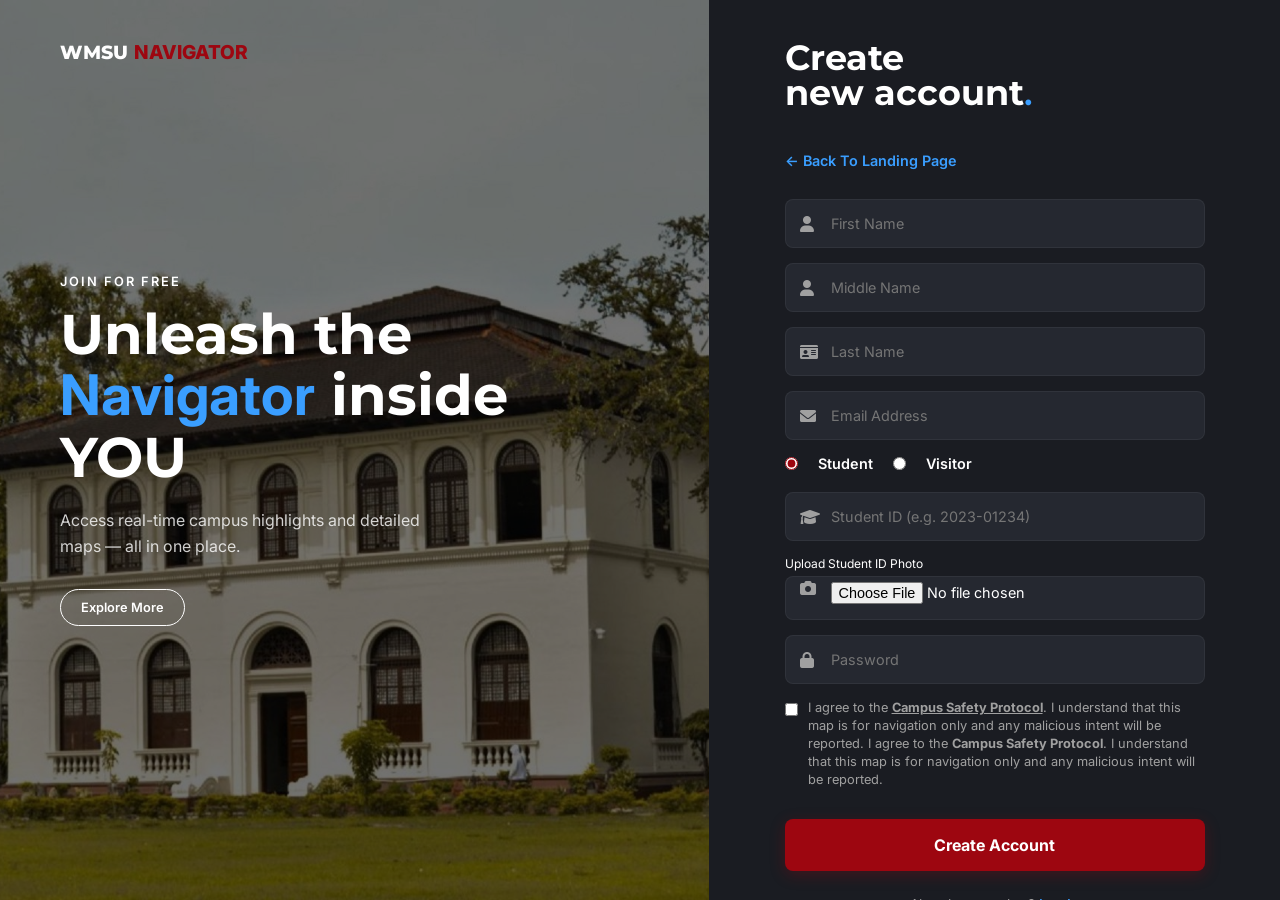
<file: html/Fillout-Form.htm>
<!DOCTYPE html>
<html lang="en">
<head>
    <meta charset="UTF-8">
    <meta name="viewport" content="width=device-width, initial-scale=1.0">
    <title>WMSU Navigator | Register</title>
    <link rel="stylesheet" href="../assets/css/Fillout-Form.css">
    <link href="https://fonts.googleapis.com/css2?family=Inter:wght@400;600&family=Montserrat:wght@800&display=swap" rel="stylesheet">
    <link rel="stylesheet" href="https://cdnjs.cloudflare.com/ajax/libs/font-awesome/6.0.0/css/all.min.css">
</head>
<body>
    <div class="split-screen">
        <div class="left-side">
            <img src="../assets/images/CTE.png" alt="WMSU Campus" class="bg-img">
            <div class="overlay"></div>
            <div class="content-left">
                <div class="logo">WMSU <span>NAVIGATOR</span></div>
                <div class="hero-promo">
                    <p class="tagline">Join for Free</p>
                    <h1>Unleash the <span>Navigator</span> inside YOU</h1>
                    <p class="subtext">Access real-time campus highlights and detailed maps — all in one place.</p>
                </div>
                <div class="cta-mini">
                    <a href="../index.html" class="btn-mini-outline">Explore More</a>
                </div>
            </div>
        </div>

        <div class="right-side">
            <div class="form-wrapper">
                <h2>Create <br>new account<span>.</span></h2>
                <p class="back-link"><a href="../index.html">← Back To Landing Page</a></p>
                
                <form action="wmsu-map-navigator.html" method="POST" id="registrationForm">
                    <div class="input-box">
                        <input type="text" placeholder="First Name" required>
                        <i class="fas fa-user"></i>
                    </div>
                    <div class="input-box">
                        <input type="text" placeholder="Middle Name">
                        <i class="fas fa-user"></i>
                    </div>
                    <div class="input-box">
                        <input type="text" placeholder="Last Name" required>
                        <i class="fas fa-id-card"></i>
                    </div>

                    <div class="input-box">
                        <input type="email" id="email-field" placeholder="Email Address" required>
                        <i class="fas fa-envelope"></i>
                        <small id="email-hint" style="color: var(--text-gray); font-size: 0.7rem; display: none; margin-top: 5px;">
                            Students must use @wmsu.edu.ph
                        </small>
                    </div>

                    <div class="role-selector">
                        <input type="radio" name="user-role" id="student-role" checked>
                        <label for="student-role">Student</label>
                        <input type="radio" name="user-role" id="visitor-role">
                        <label for="visitor-role">Visitor</label>
                    </div>

                    <!-- Student specific field -->
                    <div id="student-fields">
                        <div class="input-box" id="student-id-field">
                            <input type="text" name="student_id" placeholder="Student ID (e.g. 2023-01234)">
                            <i class="fas fa-graduation-cap"></i>
                        </div>
                        <div class="input-box" id="student-id-photo-field">
                            <label style="color: white; font-size: 0.75rem; margin-bottom: 5px; display: block;">Upload Student ID Photo</label>
                            <input type="file" name="student_id_photo" accept="image/*" style="padding-top: 5px;">
                            <i class="fas fa-camera"></i>
                        </div>
                    </div>

                    <!-- Visitor specific fields (Hidden by default) -->
                    <div id="visitor-fields" style="display: none;">
                        <div class="input-box">
                            <textarea name="access_purpose" placeholder="State your purpose of visit/access..." style="width: 100%; background: var(--input-bg); border: 1px solid rgba(255,255,255,0.05); border-radius: 8px; color: white; padding: 10px; min-height: 80px; font-size: 0.9rem; margin-bottom: 15px;"></textarea>
                        </div>
                        <div class="input-box" id="visitor-id-field">
                            <label style="color: white; font-size: 0.75rem; margin-bottom: 5px; display: block;">Upload Valid ID Photo</label>
                            <input type="file" name="valid_id_photo" accept="image/*" style="padding-top: 5px;">
                            <i class="fas fa-camera"></i>
                        </div>
                    </div>

                    <div class="input-box">
                        <input type="password" placeholder="Password" required>
                        <i class="fas fa-lock"></i>
                    </div>

                    <div class="options-row" style="margin-bottom: 20px; display: flex; align-items: flex-start; gap: 10px;">
                        <input type="checkbox" id="security-agree" required style="margin-top: 4px; accent-color: var(--crimson);">
                        <label for="security-agree" style="color: var(--text-gray); font-size: 0.8rem; line-height: 1.4;">I agree to the <span id="open-terms-modal" style="cursor: pointer; text-decoration: underline; font-weight: bold;">Campus Safety Protocol</span>. I understand that this map is for navigation only and any malicious intent will be reported.
                            I agree to the <b>Campus Safety Protocol</b>. I understand that this map is for navigation only and any malicious intent will be reported.
                        </label>
                    </div>

                    <button type="submit" class="btn-primary">Create Account</button>
                    <p class="login-footer">Already a member? <a href="../index.html">Log In</a></p>
                </form>
            </div>
        </div>
    </div>

    <!-- Terms of Use Modal -->
    <div id="terms-modal" class="terms-modal">
        <div class="terms-modal-content">
            <div class="terms-modal-header">
                <h2>Campus Safety Protocol</h2>
                <span class="close-terms-modal">&times;</span>
            </div>
            <div class="terms-modal-body">
                <h3>1. Purpose of Use</h3>
                <p>The WMSU Map Navigator is provided solely for the purpose of legitimate navigation and exploration of the Western Mindanao State University campus. It is intended to assist students, faculty, staff, and visitors in locating buildings, facilities, and points of interest within the university grounds.</p>

                <h3>2. Prohibited Activities</h3>
                <p>Users are strictly prohibited from using this map system for any unlawful, unauthorized, or malicious purposes, including but not limited to:</p>
                <ul>
                    <li>Planning or facilitating illegal activities, including acts of terrorism, vandalism, or any form of criminal behavior.</li>
                    <li>Unauthorized data scraping, collection, or distribution of sensitive information about campus infrastructure or personnel.</li>
                    <li>Attempting to gain unauthorized access to university systems or restricted areas.</li>
                    <li>Harassment, intimidation, or any actions that threaten the safety and security of individuals or property on campus.</li>
                    <li>Disrupting the normal operations of the university or its digital services.</li>
                </ul>

                <h3>3. Data Privacy</h3>
                <p>By using this service, you agree to the collection and processing of your registration data (name, email, role, and for visitors, purpose of access and ID photo) for account management, security monitoring, and to ensure compliance with university policies. Your data will be handled in accordance with WMSU's privacy policy and applicable data protection laws.</p>

                <h3>4. Consequences of Misuse</h3>
                <p>Any detected misuse or violation of these protocols will result in immediate account termination. Furthermore, WMSU reserves the right to report any suspicious or malicious activities to campus security, local law enforcement agencies, and other relevant authorities. Users found to be in violation may face legal prosecution and/or disciplinary action by the university.</p>

                <h3>5. Agreement</h3>
                <p>By checking the "I agree to the Campus Safety Protocol" box and creating an account, you acknowledge that you have read, understood, and agree to abide by these terms and conditions. Your continued use of the WMSU Map Navigator signifies your acceptance of these protocols.</p>
            </div>
            <div class="terms-modal-footer">
                <button class="btn-primary close-terms-modal">Close</button>
            </div>
        </div>
    </div>

    <script>
        const studentRole = document.getElementById('student-role');
        const visitorRole = document.getElementById('visitor-role');
        const studentFieldsContainer = document.getElementById('student-fields');
        const visitorField = document.getElementById('visitor-id-field');
        const visitorFieldsContainer = document.getElementById('visitor-fields');
        const emailField = document.getElementById('email-field');
        const emailHint = document.getElementById('email-hint');
        const form = document.getElementById('registrationForm');

        // Modal elements
        const openTermsModalBtn = document.getElementById('open-terms-modal');
        const termsModal = document.getElementById('terms-modal');
        const closeTermsModalBtns = document.querySelectorAll('.close-terms-modal');

        function updateFields() {
            if (visitorRole.checked) {
                studentFieldsContainer.style.display = 'none';
                visitorFieldsContainer.style.display = 'block';
            } else {
                studentFieldsContainer.style.display = 'block';
                visitorFieldsContainer.style.display = 'none';
            }
        }
        
        // Initial call to set correct field visibility
        updateFields();

        studentRole.addEventListener('change', updateFields);
        visitorRole.addEventListener('change', updateFields);

        // Domain Validation Logic
        form.addEventListener('submit', (e) => {
            if (studentRole.checked) {
                const email = emailField.value.toLowerCase();
                if (!email.endsWith('@wmsu.edu.ph')) {
                    e.preventDefault();
                    alert("Error: Students must register with their official WMSU email address.");
                    emailField.style.borderColor = "var(--crimson)";
                }
            }
            
            const securityCheck = document.getElementById('security-agree');
            if (!securityCheck.checked) {
                e.preventDefault();
                alert("You must agree to the Campus Safety Protocol to continue.");
            }
        });

        // Modal Logic
        openTermsModalBtn.addEventListener('click', () => {
            termsModal.style.display = 'flex'; // Use flex to center content
        });

        closeTermsModalBtns.forEach(btn => {
            btn.addEventListener('click', () => {
                termsModal.style.display = 'none';
            });
        });

        window.addEventListener('click', (event) => {
            if (event.target === termsModal) {
                termsModal.style.display = 'none';
            }
        });
    </script>
</body>
</html>
</file>
<file: assets/css/Fillout-Form.css>
:root {
    --crimson: #9d0610; /* WMSU Red */
    --crimson-hover: #7a040b;
    --dark-bg: #1a1c22; /* Dark Navy-Black from reference */
    --input-bg: #252830;
    --text-gray: #a0a0a0;
}

* { margin: 0; padding: 0; box-sizing: border-box; font-family: 'Inter', sans-serif; }

.split-screen { display: flex; height: 100vh; width: 100%; overflow: hidden; }

/* Left Side Styling */
.left-side { flex: 1.2; position: relative; color: white; display: flex; align-items: center; padding: 60px; }
.bg-img { position: absolute; top: 0; left: 0; width: 100%; height: 100%; object-fit: cover; z-index: -1; }
.overlay { position: absolute; top: 0; left: 0; width: 100%; height: 100%; background: rgba(0,0,0,0.55); z-index: -1; }

.logo { font-family: 'Montserrat', sans-serif; font-weight: 800; font-size: 1.2rem; position: absolute; top: 40px; }
.logo span { color: var(--crimson); }

.tagline { text-transform: uppercase; letter-spacing: 2px; font-weight: 600; font-size: 0.8rem; margin-bottom: 15px; }
.hero-promo h1 { font-family: 'Montserrat', sans-serif; font-size: 3.5rem; line-height: 1.1; margin-bottom: 20px; }
.hero-promo h1 span { color: #3a9eff; /* Matching the blue "YOU" from reference */ }
.subtext { max-width: 400px; opacity: 0.8; line-height: 1.6; }

/* Right Side Styling (Form) */
.right-side { flex: 1; background: var(--dark-bg); display: flex; padding: 40px; overflow-y: auto; }
.form-wrapper { width: 100%; max-width: 420px; margin: auto; }

.form-wrapper h2 { color: white; font-family: 'Montserrat', sans-serif; font-size: 2.2rem; margin-bottom: 40px; line-height: 1; }
.form-wrapper h2 span { color: #3a9eff; }

.back-link a{
    color: #3a9eff;
    text-decoration: none;
    font-weight: 600;
    font-size: 0.9rem;
    margin-bottom: 30px;
    display: inline-block;
}

.back-link a:hover {
    text-decoration: underline;
}

.input-row { display: flex; gap: 15px; margin-bottom: 15px; }
.input-box { position: relative; margin-bottom: 15px; flex: 1; }

.input-box input {
    width: 100%;
    background: var(--input-bg);
    border: 1px solid rgba(255,255,255,0.05);
    padding: 15px 15px 15px 45px;
    border-radius: 8px;
    color: white;
    font-size: 0.9rem;
    transition: 0.3s;
}

.input-box input:focus { border-color: var(--crimson); outline: none; background: #2c303a; }
.input-box i { position: absolute; left: 15px; top: 50%; transform: translateY(-50%); color: var(--text-gray); font-size: 1rem; }

/* Role Selector (Student/Visitor) */
.role-selector { margin-bottom: 20px; display: flex; gap: 20px; }
.role-selector label { color: white; font-weight: 600; font-size: 0.9rem; cursor: pointer; }
.role-selector input[type="radio"] { accent-color: var(--crimson); }

/* Buttons */
.btn-primary {
    width: 100%;
    padding: 16px;
    background: var(--crimson); /* The Crimson from your landing page */
    color: white;
    border: none;
    border-radius: 8px;
    font-weight: 700;
    font-size: 1rem;
    cursor: pointer;
    margin-top: 10px;
    transition: 0.3s;
    box-shadow: 0 4px 15px rgba(157, 6, 16, 0.3);
}

.btn-primary:hover { background: var(--crimson-hover); transform: translateY(-2px); }

.login-footer { color: var(--text-gray); font-size: 0.85rem; text-align: center; margin-top: 25px; }
.login-footer a { color: #3a9eff; text-decoration: none; font-weight: 600; }

.btn-mini-outline {
    display: inline-block;
    padding: 10px 20px;
    border: 1px solid white;
    color: white;
    text-decoration: none;
    border-radius: 20px;
    font-size: 0.8rem;
    font-weight: 600;
    margin-top: 30px;
}

/* Terms of Use Modal Styling */
.terms-modal {
    display: none; /* Hidden by default */
    position: fixed; /* Stay in place */
    z-index: 1000; /* Sit on top */
    left: 0;
    top: 0;
    width: 100%; /* Full width */
    height: 100%; /* Full height */
    overflow: auto; /* Enable scroll if needed */
    background-color: rgba(0, 0, 0, 0.7); /* Black w/ opacity */
    backdrop-filter: blur(5px); /* Frosted glass effect */
    justify-content: center; /* Center content horizontally */
    align-items: center; /* Center content vertically */
}

.terms-modal-content {
    background-color: var(--dark-bg);
    margin: auto;
    padding: 30px;
    border: 1px solid rgba(255, 255, 255, 0.1);
    border-radius: 12px;
    width: 90%;
    max-width: 700px;
    box-shadow: 0 10px 30px rgba(0, 0, 0, 0.5);
    position: relative;
    animation: fadeInScale 0.3s ease-out;
    max-height: 90vh; /* Limit height to allow scrolling */
    overflow-y: auto; /* Enable scrolling for modal content */
}

@keyframes fadeInScale {
    from { opacity: 0; transform: scale(0.9); }
    to { opacity: 1; transform: scale(1); }
}

.terms-modal-header {
    display: flex;
    justify-content: space-between;
    align-items: center;
    border-bottom: 1px solid rgba(255, 255, 255, 0.1);
    padding-bottom: 15px;
    margin-bottom: 20px;
}

.terms-modal-header h2 {
    color: var(--crimson);
    font-family: 'Montserrat', sans-serif;
    font-size: 1.8rem;
    margin: 0;
}

.close-terms-modal {
    color: var(--text-gray);
    font-size: 2.5rem;
    font-weight: bold;
    cursor: pointer;
    transition: 0.3s;
}

.close-terms-modal:hover,
.close-terms-modal:focus {
    color: var(--crimson);
    text-decoration: none;
}

.terms-modal-body {
    color: var(--text-gray);
    font-size: 0.9rem;
    line-height: 1.6;
}

.terms-modal-body h3 {
    color: var(--white);
    margin-top: 20px;
    margin-bottom: 10px;
    font-size: 1.2rem;
}

.terms-modal-body ul {
    margin-left: 20px;
    margin-bottom: 15px;
}

.terms-modal-body li {
    margin-bottom: 5px;
}

.terms-modal-footer {
    padding-top: 20px;
    border-top: 1px solid rgba(255, 255, 255, 0.1);
    margin-top: 20px;
    text-align: right;
}

.terms-modal-footer .btn-primary {
    width: auto;
    padding: 10px 25px;
    font-size: 0.9rem;
}
</file>
